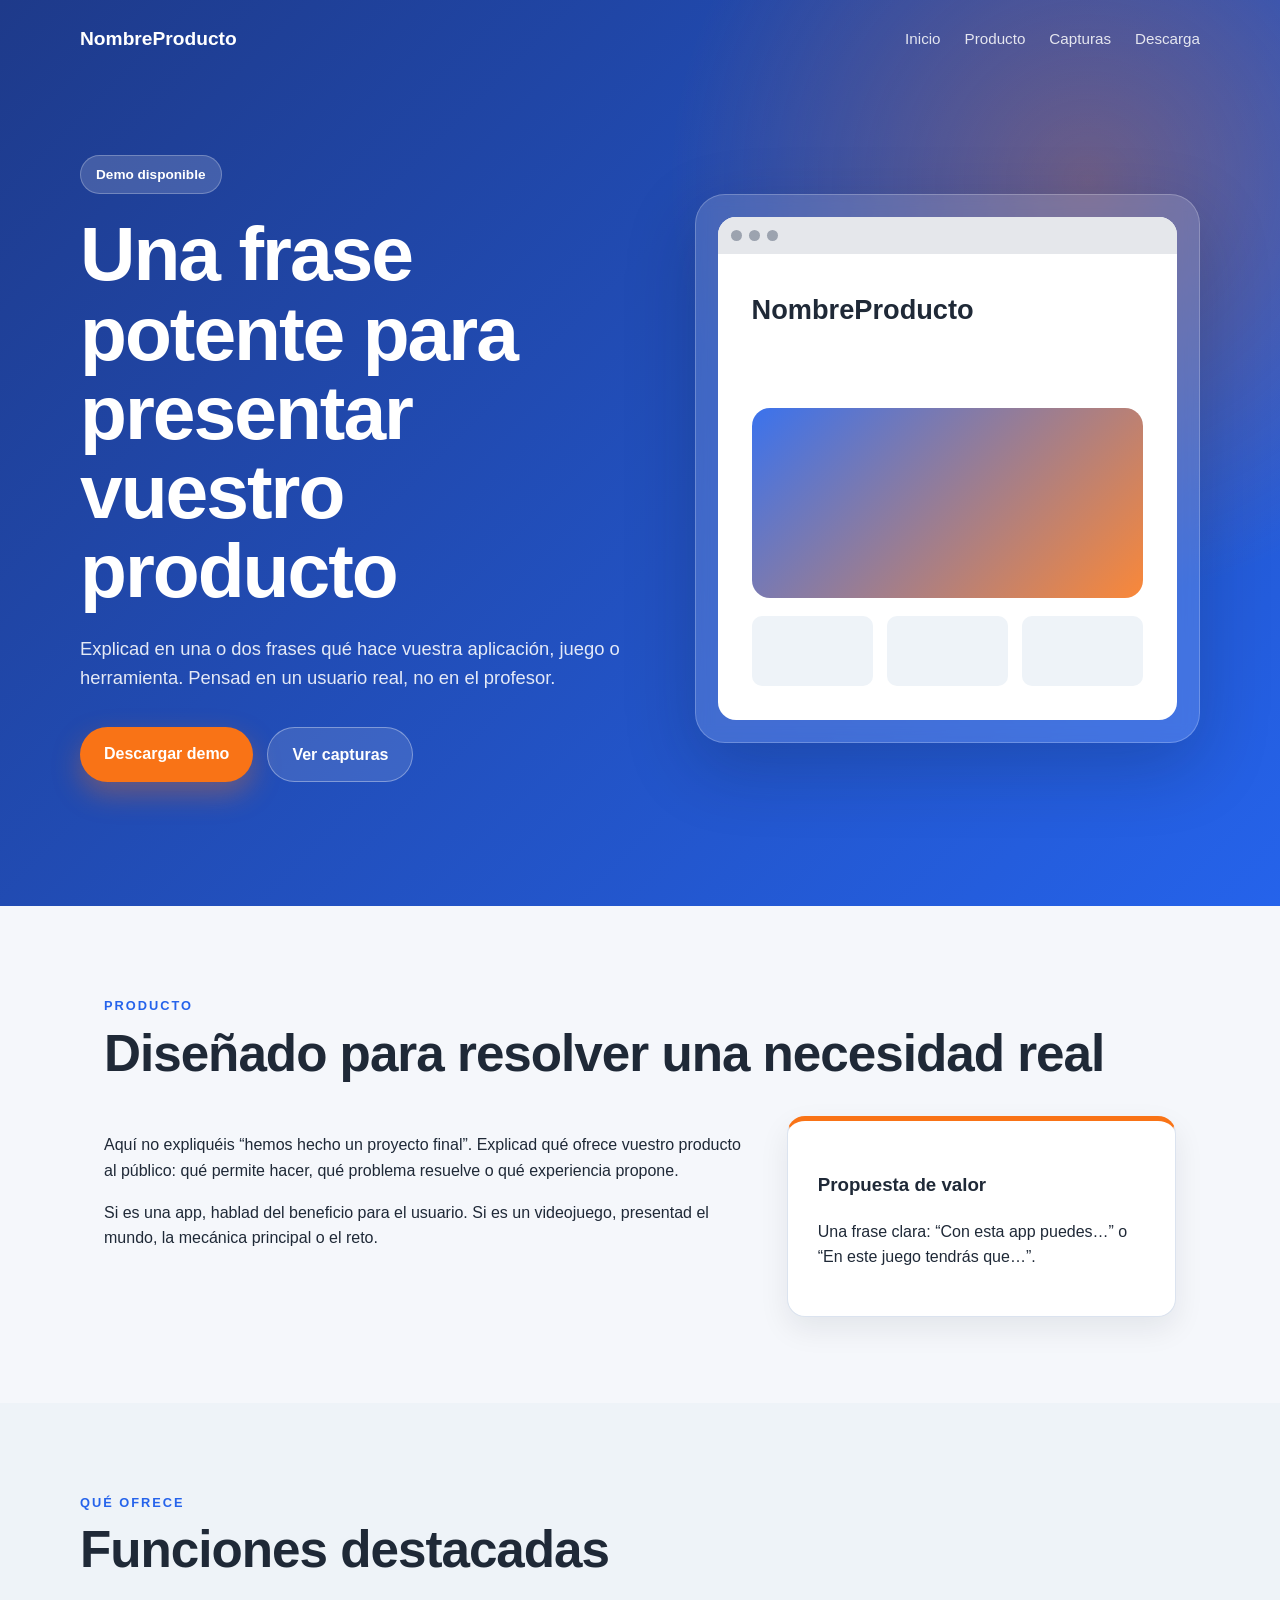
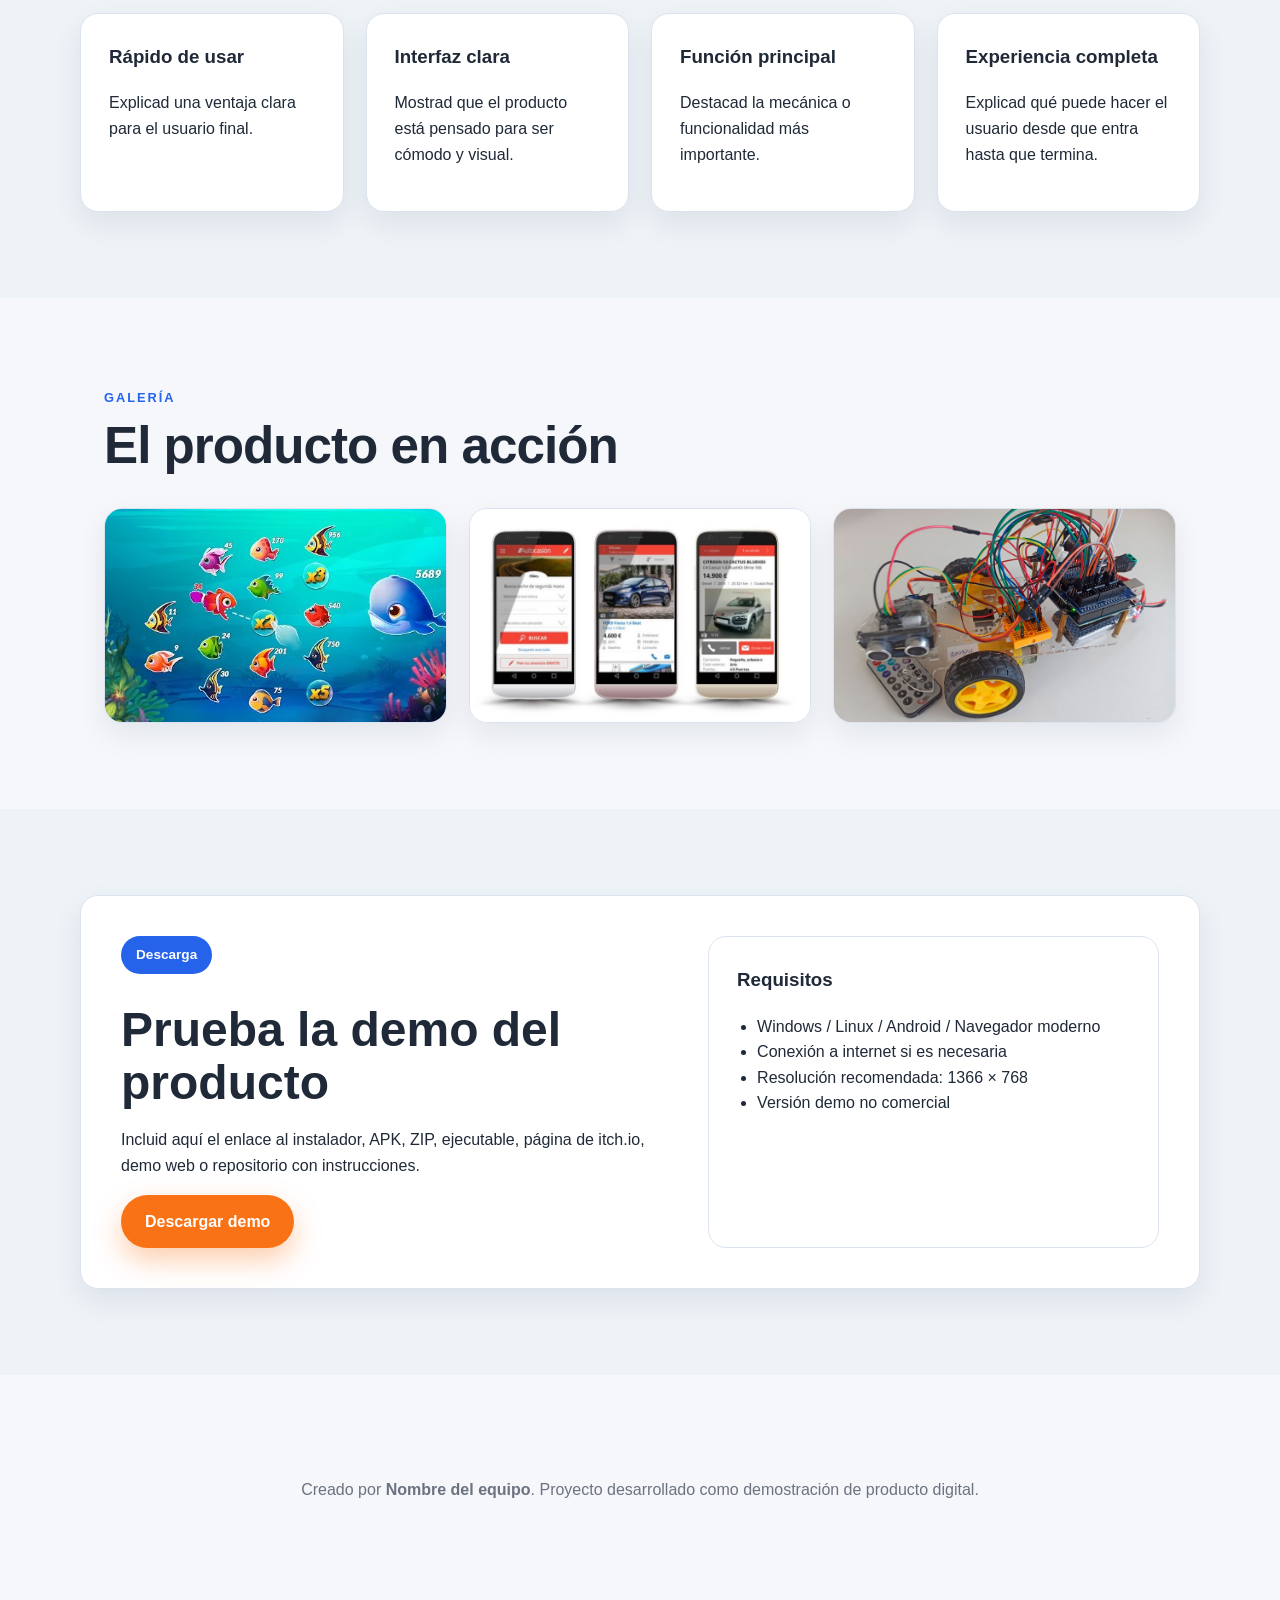
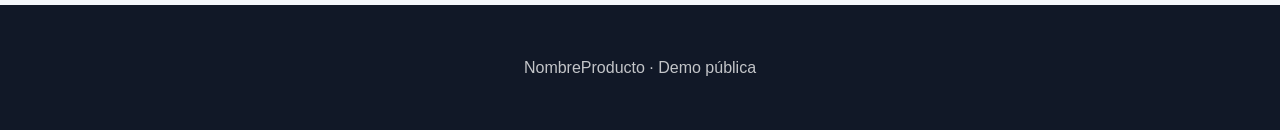
<file: demo/index.html>
<!DOCTYPE html>
<html lang="es">
<head>
    <meta charset="UTF-8">
    <meta name="viewport" content="width=device-width, initial-scale=1.0">
    <title>Nombre del Producto</title>
    <link rel="stylesheet" href="css/styles.css">
</head>
<body>

<header class="hero" id="inicio">
    <nav class="navbar">
        <div class="logo">NombreProducto</div>

        <div class="nav-links">
            <a href="#inicio">Inicio</a>
            <a href="#producto">Producto</a>
            <a href="#capturas">Capturas</a>
            <a href="#descarga">Descarga</a>
        </div>
    </nav>

    <section class="hero-content">
        <div class="hero-text">
            <span class="badge">Demo disponible</span>

            <h1>Una frase potente para presentar vuestro producto</h1>

            <p>
                Explicad en una o dos frases qué hace vuestra aplicación, juego o herramienta.
                Pensad en un usuario real, no en el profesor.
            </p>

            <div class="hero-buttons">
                <a href="demo-plantilla.zip" class="btn btn-primary">Descargar demo</a>
                <a href="#capturas" class="btn btn-secondary">Ver capturas</a>
            </div>
        </div>

        <div class="hero-preview">
            <div class="product-window">
                <div class="window-bar">
                    <span></span><span></span><span></span>
                </div>

                <div class="window-content">
                    <h3>NombreProducto</h3>
                    <p>App, videojuego o herramienta digital</p>

                    <div class="mockup-card"></div>
                    <div class="mockup-row">
                        <div></div>
                        <div></div>
                        <div></div>
                    </div>
                </div>
            </div>
        </div>
    </section>
</header>

<main>

    <section class="section" id="producto">
        <div class="section-title">
            <span>Producto</span>
            <h2>Diseñado para resolver una necesidad real</h2>
        </div>

        <div class="split">
            <div>
                <p>
                    Aquí no expliquéis “hemos hecho un proyecto final”. Explicad qué ofrece
                    vuestro producto al público: qué permite hacer, qué problema resuelve
                    o qué experiencia propone.
                </p>

                <p>
                    Si es una app, hablad del beneficio para el usuario. Si es un videojuego,
                    presentad el mundo, la mecánica principal o el reto.
                </p>
            </div>

            <div class="highlight-card">
                <h3>Propuesta de valor</h3>
                <p>
                    Una frase clara: “Con esta app puedes…” o “En este juego tendrás que…”.
                </p>
            </div>
        </div>
    </section>

    <section class="section section-alt" id="beneficios">
        <div class="section-title">
            <span>Qué ofrece</span>
            <h2>Funciones destacadas</h2>
        </div>

        <div class="features-grid">
            <article class="feature-card">
                <h3>Rápido de usar</h3>
                <p>Explicad una ventaja clara para el usuario final.</p>
            </article>

            <article class="feature-card">
                <h3>Interfaz clara</h3>
                <p>Mostrad que el producto está pensado para ser cómodo y visual.</p>
            </article>

            <article class="feature-card">
                <h3>Función principal</h3>
                <p>Destacad la mecánica o funcionalidad más importante.</p>
            </article>

            <article class="feature-card">
                <h3>Experiencia completa</h3>
                <p>Explicad qué puede hacer el usuario desde que entra hasta que termina.</p>
            </article>
        </div>
    </section>

    <section class="section" id="capturas">
        <div class="section-title">
            <span>Galería</span>
            <h2>El producto en acción</h2>
        </div>

        <div class="gallery">
            <a href="#img1">
                <img src="img/captura-1.jpg" alt="Captura 1 del producto">
            </a>
            <a href="#img2">
                <img src="img/captura-2.jpg" alt="Captura 2 del producto">
            </a>
            <a href="#img3">
                <img src="img/captura-3.jpg" alt="Captura 3 del producto">
            </a>
        </div>

        <div id="img1" class="modal">
            <a href="#capturas" class="modal-close">×</a>
            <a href="#img3" class="modal-nav prev">‹</a>
            <img src="img/captura-1.jpg" alt="Captura ampliada 1">
            <a href="#img2" class="modal-nav next">›</a>
        </div>

        <div id="img2" class="modal">
            <a href="#capturas" class="modal-close">×</a>
            <a href="#img1" class="modal-nav prev">‹</a>
            <img src="img/captura-2.jpg" alt="Captura ampliada 2">
            <a href="#img3" class="modal-nav next">›</a>
        </div>

        <div id="img3" class="modal">
            <a href="#capturas" class="modal-close">×</a>
            <a href="#img2" class="modal-nav prev">‹</a>
            <img src="img/captura-3.jpg" alt="Captura ampliada 3">
            <a href="#img1" class="modal-nav next">›</a>
        </div>
    </section>

    <section class="section section-alt" id="descarga">
        <div class="download-box">
            <div>
                <span class="badge badge-dark">Descarga</span>
                <h2>Prueba la demo del producto</h2>
                <p>
                    Incluid aquí el enlace al instalador, APK, ZIP, ejecutable, página de itch.io,
                    demo web o repositorio con instrucciones.
                </p>

                <a href="demo-plantilla.zip" class="btn btn-primary">Descargar demo</a>
            </div>

            <div class="requirements">
                <h3>Requisitos</h3>
                <ul>
                    <li>Windows / Linux / Android / Navegador moderno</li>
                    <li>Conexión a internet si es necesaria</li>
                    <li>Resolución recomendada: 1366 × 768</li>
                    <li>Versión demo no comercial</li>
                </ul>
            </div>
        </div>
    </section>

    <section class="section credits">
        <p>
            Creado por <strong>Nombre del equipo</strong>.  
            Proyecto desarrollado como demostración de producto digital.
        </p>
    </section>

</main>

<footer class="footer">
    <p>NombreProducto · Demo pública</p>
</footer>

</body>
</html>
</file>
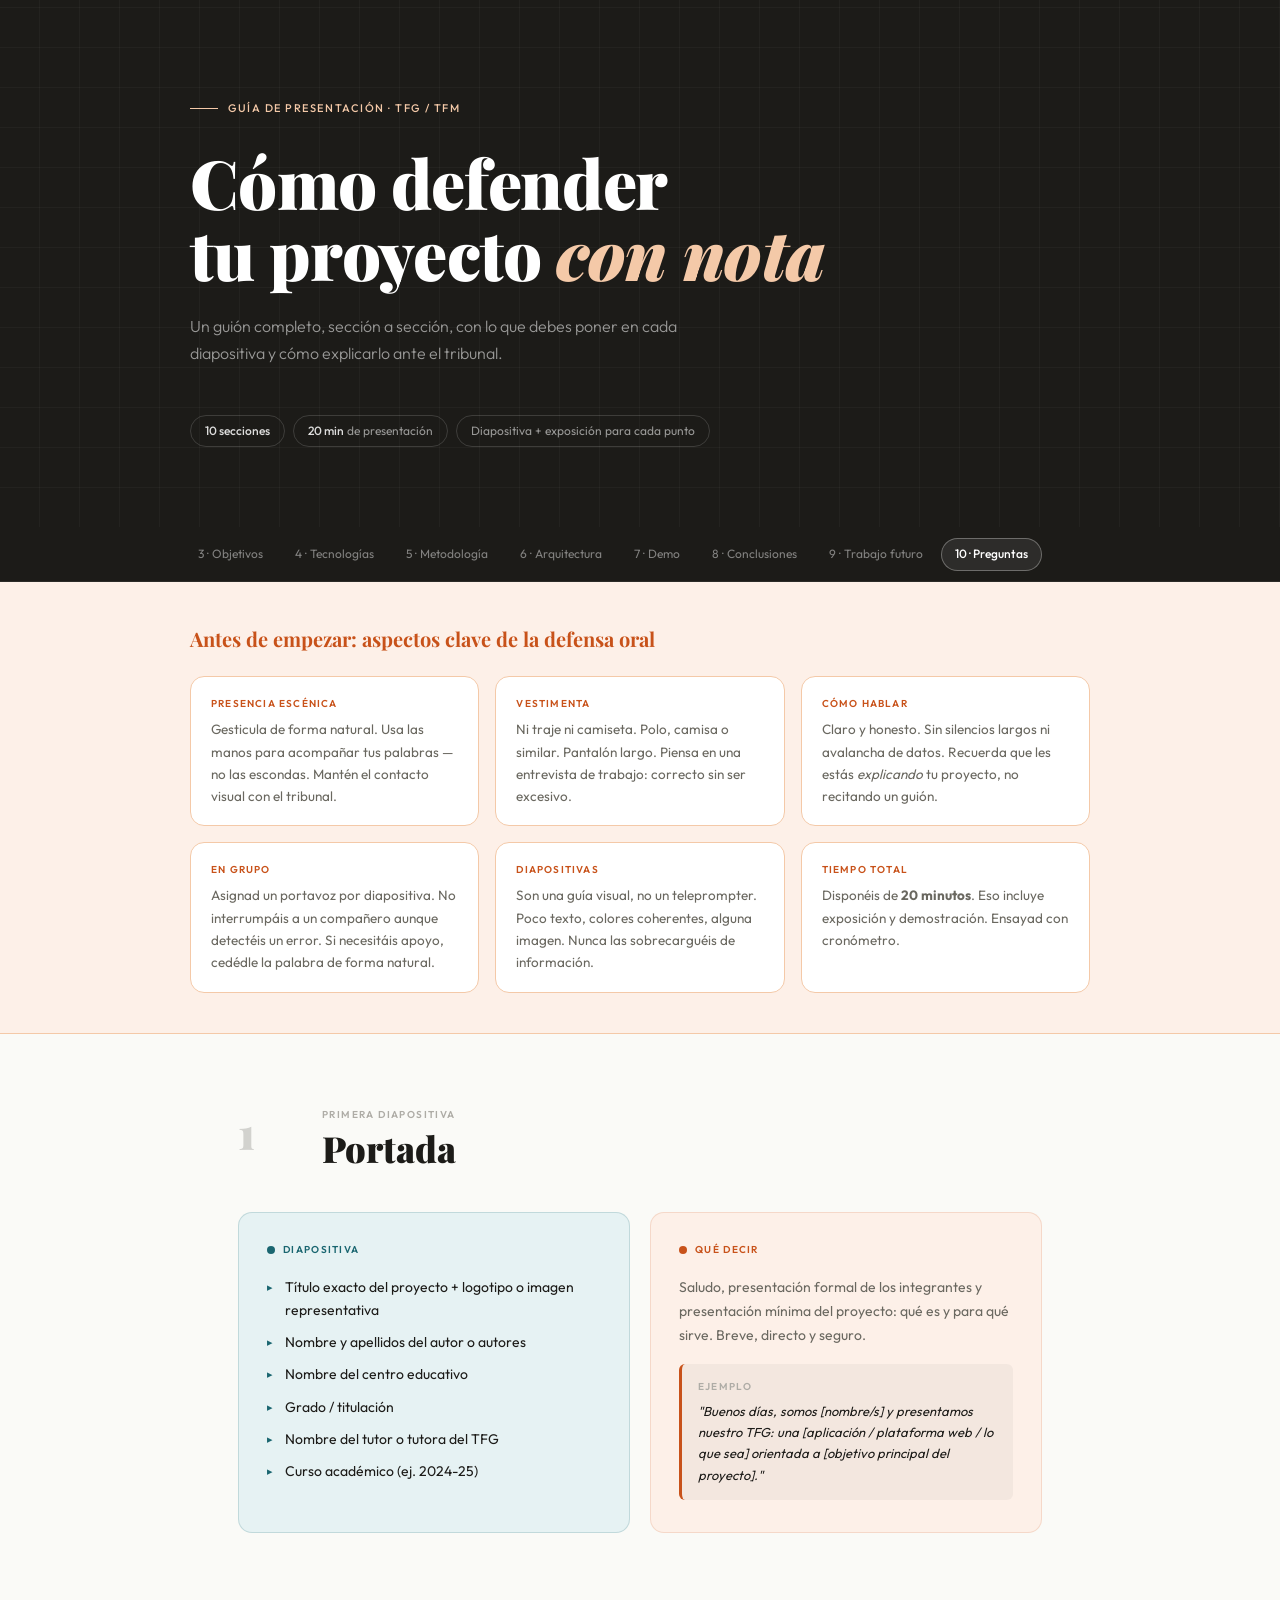
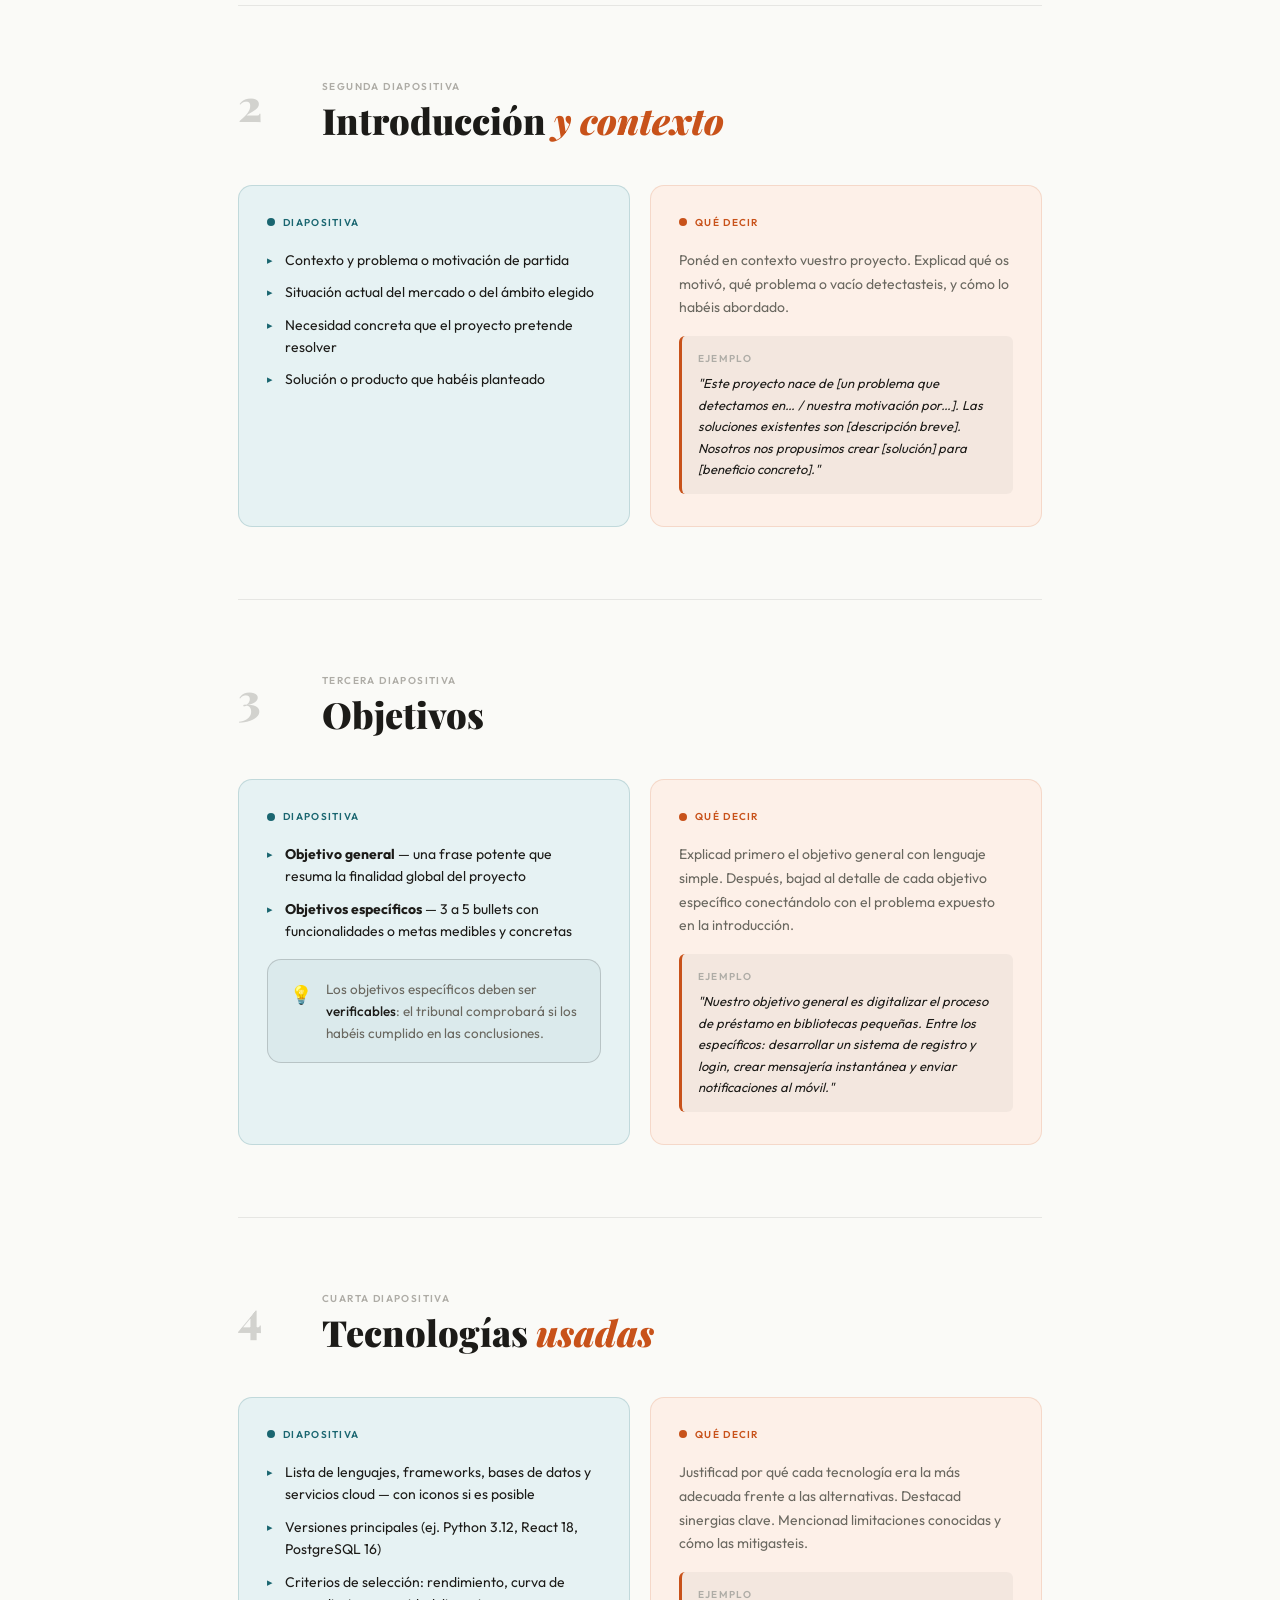
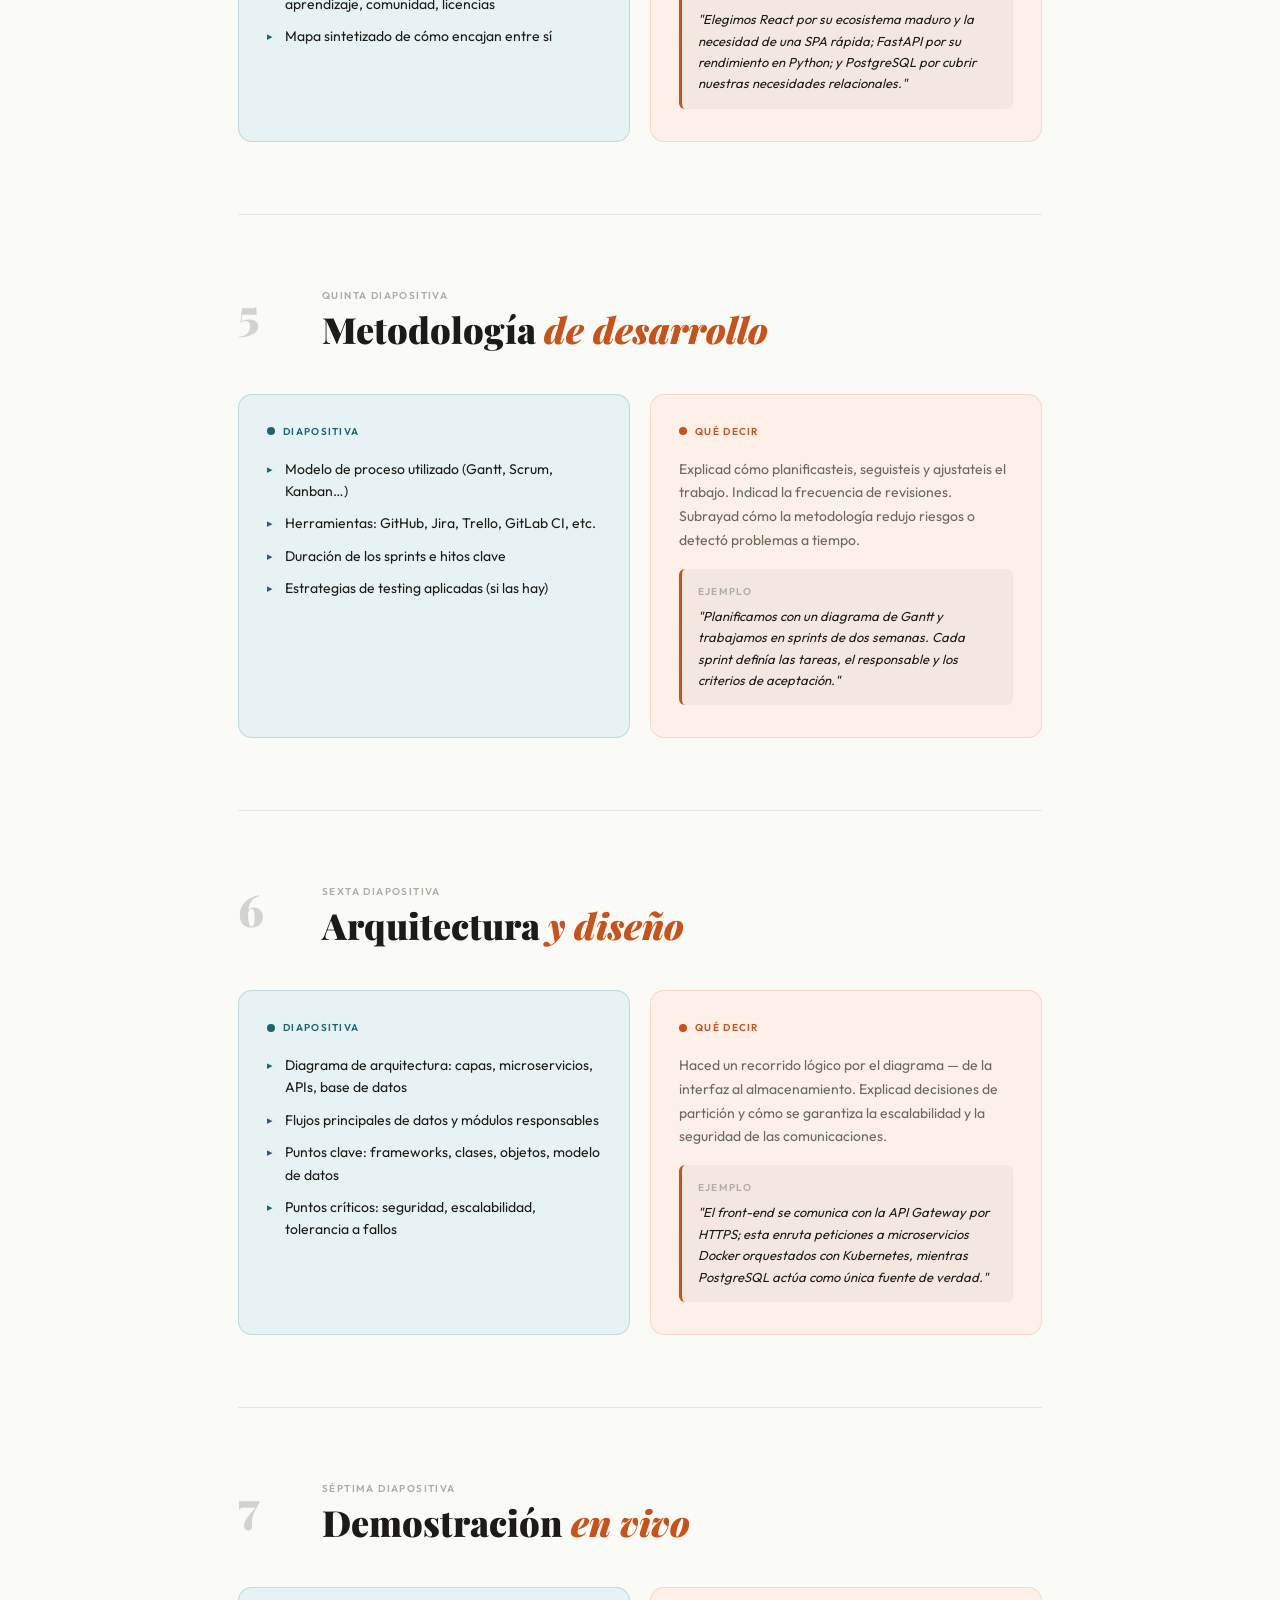
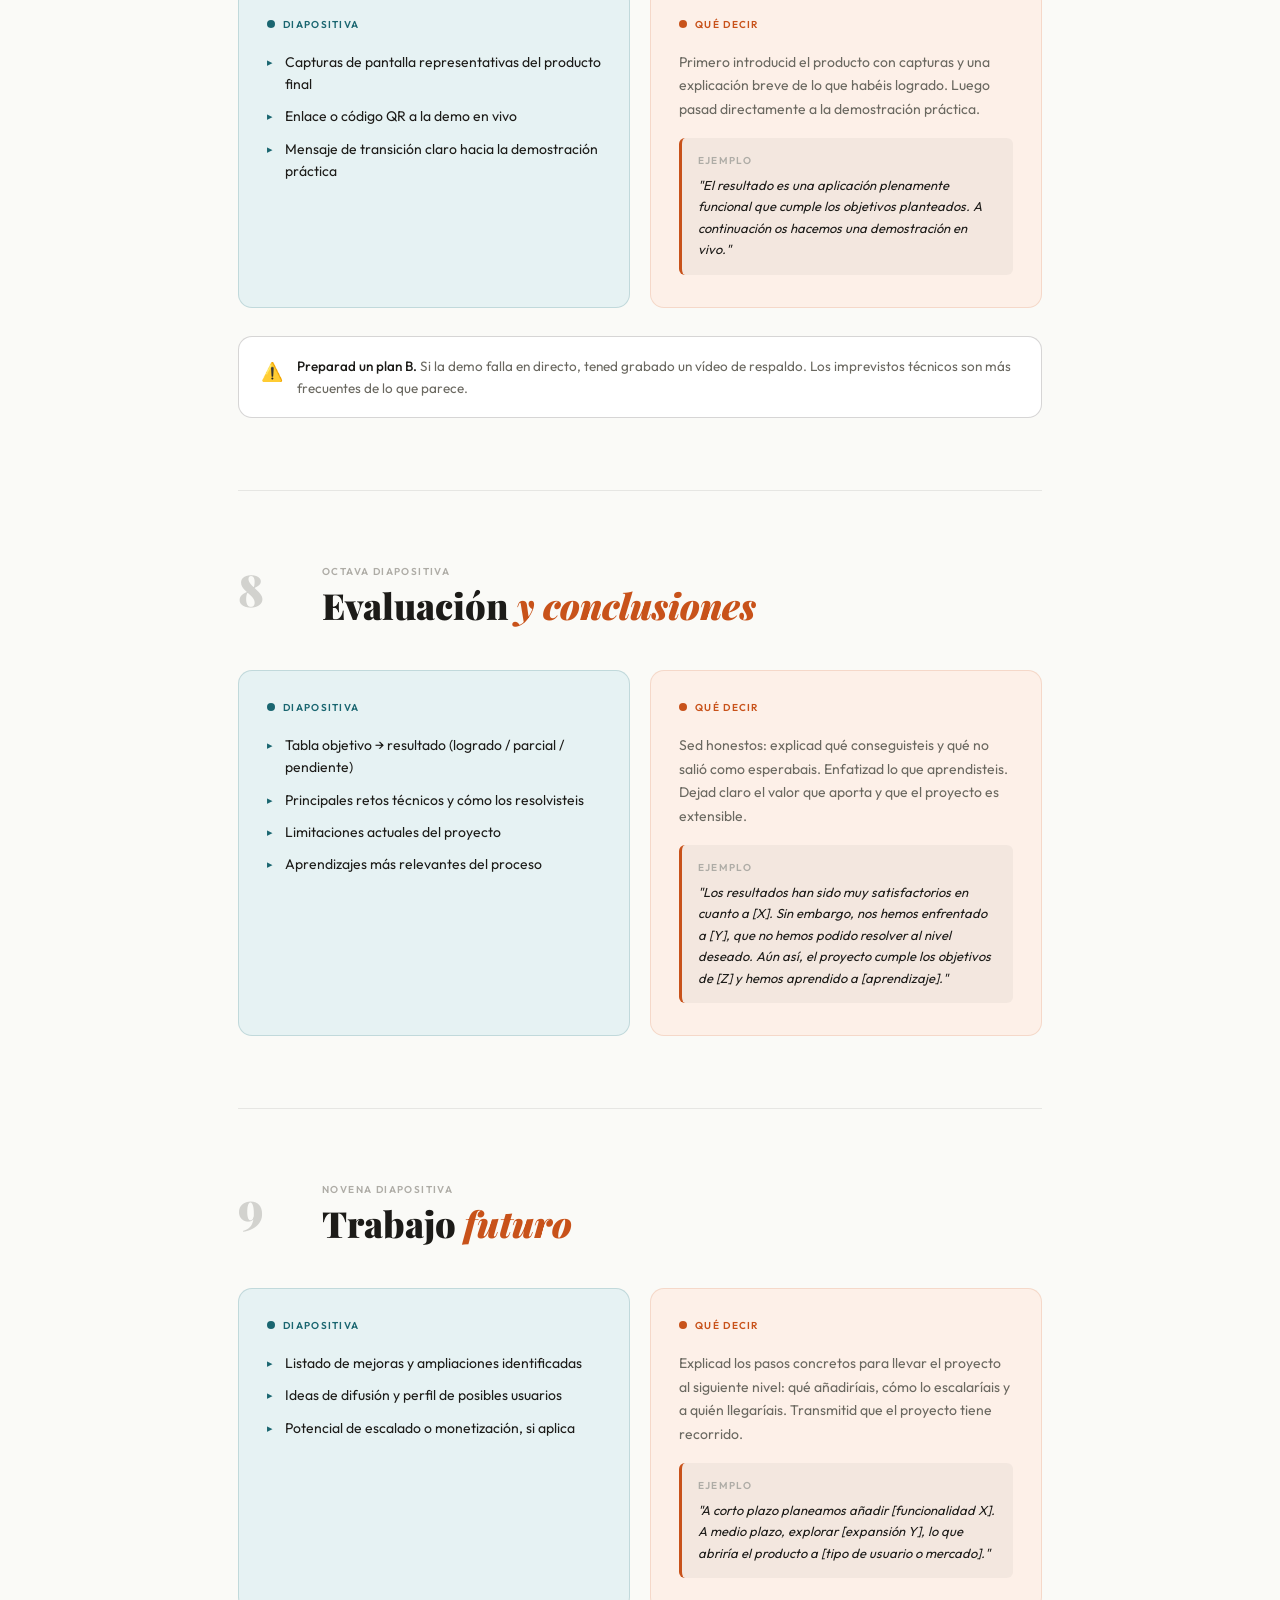
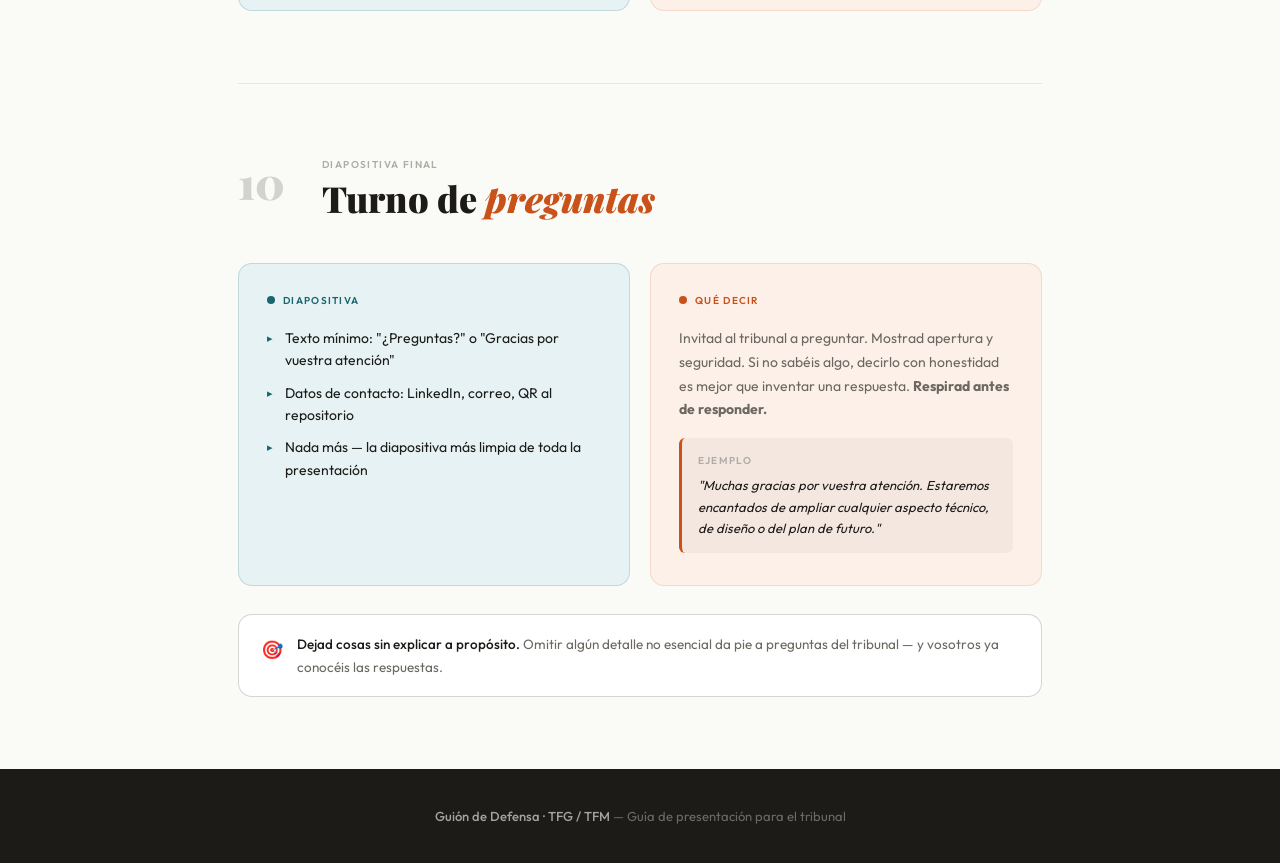
<file: materiales-de-apoyo/guion-defensa.html>
<!DOCTYPE html>
<html lang="es">
<head>
<meta charset="UTF-8">
<meta name="viewport" content="width=device-width, initial-scale=1.0">
<title>Guión de Defensa TFG</title>
<link href="https://fonts.googleapis.com/css2?family=Playfair+Display:ital,wght@0,700;0,900;1,700&family=Outfit:wght@300;400;500;600&display=swap" rel="stylesheet">
<style>
*, *::before, *::after { box-sizing: border-box; margin: 0; padding: 0; }

:root {
  --bg: #FAFAF7;
  --surface: #FFFFFF;
  --ink: #1C1B18;
  --ink-muted: #6A6860;
  --ink-faint: #AEACA6;
  --warm: #C8521A;
  --warm-light: #FDF0E8;
  --warm-mid: #F4C9A8;
  --teal: #1A6670;
  --teal-light: #E6F2F3;
  --border: rgba(28,27,24,0.09);
  --border-strong: rgba(28,27,24,0.18);
  --nav-h: 54px;
  --radius: 6px;
  --radius-lg: 14px;
}

html { scroll-behavior: smooth; }

body {
  font-family: 'Outfit', sans-serif;
  background: var(--bg);
  color: var(--ink);
  font-size: 16px;
  line-height: 1.7;
}

/* ── HERO ── */
.hero {
  background: var(--ink);
  color: #fff;
  padding: 90px 48px 80px;
  position: relative;
  overflow: hidden;
}
.hero-pattern {
  position: absolute;
  inset: 0;
  background-image: repeating-linear-gradient(
    0deg, transparent, transparent 39px, rgba(255,255,255,0.03) 39px, rgba(255,255,255,0.03) 40px
  ), repeating-linear-gradient(
    90deg, transparent, transparent 39px, rgba(255,255,255,0.03) 39px, rgba(255,255,255,0.03) 40px
  );
}
.hero-inner { position: relative; max-width: 900px; margin: 0 auto; }
.hero-eyebrow {
  display: inline-flex;
  align-items: center;
  gap: 10px;
  font-size: 11px;
  font-weight: 500;
  letter-spacing: 0.14em;
  text-transform: uppercase;
  color: var(--warm-mid);
  margin-bottom: 28px;
}
.hero-eyebrow::before {
  content: '';
  display: inline-block;
  width: 28px; height: 1px;
  background: var(--warm-mid);
}
.hero h1 {
  font-family: 'Playfair Display', serif;
  font-size: clamp(38px, 6vw, 68px);
  font-weight: 900;
  line-height: 1.05;
  letter-spacing: -0.01em;
  color: #fff;
  max-width: 700px;
  margin-bottom: 24px;
}
.hero h1 em {
  font-style: italic;
  color: var(--warm-mid);
}
.hero-desc {
  font-size: 16px;
  font-weight: 300;
  color: rgba(255,255,255,0.55);
  max-width: 520px;
  line-height: 1.7;
  margin-bottom: 48px;
}
.hero-pills {
  display: flex;
  flex-wrap: wrap;
  gap: 8px;
}
.hero-pill {
  font-size: 12px;
  font-weight: 400;
  color: rgba(255,255,255,0.55);
  border: 1px solid rgba(255,255,255,0.15);
  padding: 5px 14px;
  border-radius: 100px;
}
.hero-pill strong {
  color: rgba(255,255,255,0.85);
  font-weight: 500;
}

/* ── STICKY NAV ── */
.sticky-nav {
  position: sticky;
  top: 0;
  z-index: 100;
  background: var(--ink);
  border-bottom: 1px solid rgba(255,255,255,0.07);
}
.sticky-nav-inner {
  max-width: 900px;
  margin: 0 auto;
  padding: 0 48px;
  height: var(--nav-h);
  display: flex;
  align-items: center;
  gap: 4px;
  overflow-x: auto;
  scrollbar-width: none;
}
.sticky-nav-inner::-webkit-scrollbar { display: none; }
.sticky-nav a {
  font-size: 12px;
  font-weight: 400;
  color: rgba(255,255,255,0.45);
  text-decoration: none;
  white-space: nowrap;
  padding: 5px 13px;
  border-radius: 100px;
  border: 1px solid transparent;
  transition: color 0.2s, border-color 0.2s, background 0.2s;
  flex-shrink: 0;
}
.sticky-nav a:hover { color: rgba(255,255,255,0.8); }
.sticky-nav a.active {
  color: #fff;
  border-color: rgba(255,255,255,0.3);
  background: rgba(255,255,255,0.08);
  font-weight: 500;
}

/* ── INTRO GENERAL ── */
.intro-general {
  background: var(--warm-light);
  border-bottom: 1px solid var(--warm-mid);
  padding: 40px 48px;
}
.intro-general-inner {
  max-width: 900px;
  margin: 0 auto;
}
.intro-general h2 {
  font-family: 'Playfair Display', serif;
  font-size: 20px;
  font-weight: 700;
  color: var(--warm);
  margin-bottom: 20px;
}
.tips-grid {
  display: grid;
  grid-template-columns: repeat(auto-fit, minmax(220px, 1fr));
  gap: 16px;
}
.tip-card {
  background: #fff;
  border: 1px solid var(--warm-mid);
  border-radius: var(--radius-lg);
  padding: 18px 20px;
}
.tip-card-label {
  font-size: 10px;
  font-weight: 600;
  letter-spacing: 0.12em;
  text-transform: uppercase;
  color: var(--warm);
  margin-bottom: 6px;
}
.tip-card p {
  font-size: 13.5px;
  color: var(--ink-muted);
  line-height: 1.65;
}

/* ── LAYOUT ── */
.page {
  max-width: 900px;
  margin: 0 auto;
  padding: 0 48px;
}

/* ── SECTION ── */
.section {
  padding: 72px 0;
  border-bottom: 1px solid var(--border);
  scroll-margin-top: var(--nav-h);
}
.section:last-child { border-bottom: none; }

.section-head {
  display: grid;
  grid-template-columns: 64px 1fr;
  align-items: start;
  gap: 0 20px;
  margin-bottom: 44px;
}
.section-num {
  font-family: 'Playfair Display', serif;
  font-size: 44px;
  font-weight: 900;
  line-height: 1;
  color: var(--border-strong);
  padding-top: 4px;
}
.section-meta { }
.section-kicker {
  font-size: 10px;
  font-weight: 600;
  letter-spacing: 0.14em;
  text-transform: uppercase;
  color: var(--ink-faint);
  margin-bottom: 6px;
}
.section-title {
  font-family: 'Playfair Display', serif;
  font-size: clamp(24px, 3.5vw, 36px);
  font-weight: 900;
  line-height: 1.1;
  color: var(--ink);
}
.section-title em {
  font-style: italic;
  color: var(--warm);
}

/* ── TWO-COLUMN LAYOUT ── */
.two-col {
  display: grid;
  grid-template-columns: 1fr 1fr;
  gap: 20px;
}
@media (max-width: 700px) { .two-col { grid-template-columns: 1fr; } }

/* ── BLOCK: diapositiva / exposición ── */
.block {
  border-radius: var(--radius-lg);
  padding: 28px 28px 32px;
}
.block-slide {
  background: var(--teal-light);
  border: 1px solid rgba(26,102,112,0.18);
}
.block-talk {
  background: var(--warm-light);
  border: 1px solid rgba(200,82,26,0.15);
}
.block-label {
  display: flex;
  align-items: center;
  gap: 8px;
  font-size: 10px;
  font-weight: 600;
  letter-spacing: 0.13em;
  text-transform: uppercase;
  margin-bottom: 18px;
}
.block-label-dot {
  width: 8px; height: 8px;
  border-radius: 50%;
  flex-shrink: 0;
}
.block-slide .block-label { color: var(--teal); }
.block-slide .block-label-dot { background: var(--teal); }
.block-talk .block-label { color: var(--warm); }
.block-talk .block-label-dot { background: var(--warm); }

.block ul {
  list-style: none;
  display: flex;
  flex-direction: column;
  gap: 10px;
}
.block ul li {
  font-size: 14px;
  color: var(--ink);
  line-height: 1.6;
  padding-left: 18px;
  position: relative;
}
.block-slide ul li::before {
  content: '▸';
  position: absolute; left: 0;
  color: var(--teal);
  font-size: 11px;
  top: 3px;
}
.block-talk ul li::before {
  content: '▸';
  position: absolute; left: 0;
  color: var(--warm);
  font-size: 11px;
  top: 3px;
}
.block p {
  font-size: 14px;
  color: var(--ink-muted);
  line-height: 1.7;
  margin-bottom: 12px;
}
.block p:last-child { margin-bottom: 0; }

/* ── EXAMPLE QUOTE ── */
.example {
  margin-top: 16px;
  padding: 14px 16px;
  background: rgba(0,0,0,0.04);
  border-radius: var(--radius);
  border-left: 3px solid currentColor;
}
.block-slide .example { border-color: var(--teal); }
.block-talk .example { border-color: var(--warm); }
.example-label {
  font-size: 10px;
  font-weight: 600;
  letter-spacing: 0.12em;
  text-transform: uppercase;
  color: var(--ink-faint);
  margin-bottom: 6px;
}
.example p {
  font-size: 13px;
  color: var(--ink);
  font-style: italic;
  line-height: 1.65;
  margin-bottom: 0;
}

/* ── NOTA ESPECIAL (consejo) ── */
.nota {
  margin-top: 28px;
  padding: 18px 22px;
  background: #fff;
  border: 1px solid var(--border-strong);
  border-radius: var(--radius-lg);
  display: flex;
  gap: 14px;
  align-items: flex-start;
}
.nota-icon {
  font-size: 18px;
  flex-shrink: 0;
  margin-top: 2px;
}
.nota p {
  font-size: 13.5px;
  color: var(--ink-muted);
  line-height: 1.65;
  margin: 0;
}
.nota p strong { color: var(--ink); font-weight: 500; }

/* ── OPTIONAL BADGE ── */
.optional-badge {
  display: inline-block;
  font-size: 10px;
  font-weight: 600;
  letter-spacing: 0.1em;
  text-transform: uppercase;
  background: rgba(28,27,24,0.07);
  color: var(--ink-muted);
  padding: 3px 10px;
  border-radius: 100px;
  margin-left: 10px;
  vertical-align: middle;
}

/* ── TIME BADGE ── */
.time-bar {
  display: flex;
  align-items: center;
  gap: 12px;
  margin-bottom: 44px;
  padding: 14px 18px;
  background: var(--ink);
  border-radius: var(--radius-lg);
  color: #fff;
}
.time-bar-label {
  font-size: 11px;
  font-weight: 500;
  letter-spacing: 0.1em;
  text-transform: uppercase;
  color: rgba(255,255,255,0.4);
  white-space: nowrap;
}
.time-bar-value {
  font-family: 'Playfair Display', serif;
  font-size: 22px;
  font-weight: 700;
  color: var(--warm-mid);
  white-space: nowrap;
}
.time-bar-desc {
  font-size: 13px;
  color: rgba(255,255,255,0.5);
  line-height: 1.5;
}

/* ── FOOTER ── */
footer {
  background: var(--ink);
  color: rgba(255,255,255,0.35);
  text-align: center;
  padding: 36px 24px;
  font-size: 13px;
}
footer strong { color: rgba(255,255,255,0.6); font-weight: 500; }

@media (max-width: 600px) {
  .hero { padding: 56px 24px 60px; }
  .page { padding: 0 20px; }
  .sticky-nav-inner { padding: 0 20px; }
  .intro-general { padding: 32px 24px; }
  .section-num { font-size: 32px; }
  .section-head { grid-template-columns: 48px 1fr; }
}
</style>
</head>
<body>

<!-- HERO -->
<header class="hero">
  <div class="hero-pattern"></div>
  <div class="hero-inner">
    <div class="hero-eyebrow">Guía de presentación · TFG / TFM</div>
    <h1>Cómo defender<br>tu proyecto <em>con nota</em></h1>
    <p class="hero-desc">Un guión completo, sección a sección, con lo que debes poner en cada diapositiva y cómo explicarlo ante el tribunal.</p>
    <div class="hero-pills">
      <span class="hero-pill"><strong>10 secciones</strong></span>
      <span class="hero-pill"><strong>20 min</strong> de presentación</span>
      <span class="hero-pill">Diapositiva + exposición para cada punto</span>
    </div>
  </div>
</header>

<!-- STICKY NAV -->
<nav class="sticky-nav">
  <div class="sticky-nav-inner">
    <a href="#intro-general" data-section="intro-general">Consejos generales</a>
    <a href="#s1" data-section="s1">1 · Portada</a>
    <a href="#s2" data-section="s2">2 · Introducción</a>
    <a href="#s3" data-section="s3">3 · Objetivos</a>
    <a href="#s4" data-section="s4">4 · Tecnologías</a>
    <a href="#s5" data-section="s5">5 · Metodología</a>
    <a href="#s6" data-section="s6">6 · Arquitectura</a>
    <a href="#s7" data-section="s7">7 · Demo</a>
    <a href="#s8" data-section="s8">8 · Conclusiones</a>
    <a href="#s9" data-section="s9">9 · Trabajo futuro</a>
    <a href="#s10" data-section="s10">10 · Preguntas</a>
  </div>
</nav>

<!-- CONSEJOS GENERALES -->
<section id="intro-general" class="intro-general" style="scroll-margin-top: 54px;">
  <div class="intro-general-inner">
    <h2>Antes de empezar: aspectos clave de la defensa oral</h2>
    <div class="tips-grid">
      <div class="tip-card">
        <div class="tip-card-label">Presencia escénica</div>
        <p>Gesticula de forma natural. Usa las manos para acompañar tus palabras — no las escondas. Mantén el contacto visual con el tribunal.</p>
      </div>
      <div class="tip-card">
        <div class="tip-card-label">Vestimenta</div>
        <p>Ni traje ni camiseta. Polo, camisa o similar. Pantalón largo. Piensa en una entrevista de trabajo: correcto sin ser excesivo.</p>
      </div>
      <div class="tip-card">
        <div class="tip-card-label">Cómo hablar</div>
        <p>Claro y honesto. Sin silencios largos ni avalancha de datos. Recuerda que les estás <em>explicando</em> tu proyecto, no recitando un guión.</p>
      </div>
      <div class="tip-card">
        <div class="tip-card-label">En grupo</div>
        <p>Asignad un portavoz por diapositiva. No interrumpáis a un compañero aunque detectéis un error. Si necesitáis apoyo, cedédle la palabra de forma natural.</p>
      </div>
      <div class="tip-card">
        <div class="tip-card-label">Diapositivas</div>
        <p>Son una guía visual, no un teleprompter. Poco texto, colores coherentes, alguna imagen. Nunca las sobrecarguéis de información.</p>
      </div>
      <div class="tip-card">
        <div class="tip-card-label">Tiempo total</div>
        <p>Disponéis de <strong>20 minutos</strong>. Eso incluye exposición y demostración. Ensayad con cronómetro.</p>
      </div>
    </div>
  </div>
</section>

<main class="page">

<!-- S1: PORTADA -->
<section class="section" id="s1">
  <div class="section-head">
    <div class="section-num">1</div>
    <div class="section-meta">
      <div class="section-kicker">Primera diapositiva</div>
      <h2 class="section-title">Portada</h2>
    </div>
  </div>
  <div class="two-col">
    <div class="block block-slide">
      <div class="block-label"><span class="block-label-dot"></span>Diapositiva</div>
      <ul>
        <li>Título exacto del proyecto + logotipo o imagen representativa</li>
        <li>Nombre y apellidos del autor o autores</li>
        <li>Nombre del centro educativo</li>
        <li>Grado / titulación</li>
        <li>Nombre del tutor o tutora del TFG</li>
        <li>Curso académico (ej. 2024-25)</li>
      </ul>
    </div>
    <div class="block block-talk">
      <div class="block-label"><span class="block-label-dot"></span>Qué decir</div>
      <p>Saludo, presentación formal de los integrantes y presentación mínima del proyecto: qué es y para qué sirve. Breve, directo y seguro.</p>
      <div class="example">
        <div class="example-label">Ejemplo</div>
        <p>"Buenos días, somos [nombre/s] y presentamos nuestro TFG: una [aplicación / plataforma web / lo que sea] orientada a [objetivo principal del proyecto]."</p>
      </div>
    </div>
  </div>
</section>

<!-- S2: INTRODUCCIÓN -->
<section class="section" id="s2">
  <div class="section-head">
    <div class="section-num">2</div>
    <div class="section-meta">
      <div class="section-kicker">Segunda diapositiva</div>
      <h2 class="section-title">Introducción <em>y contexto</em></h2>
    </div>
  </div>
  <div class="two-col">
    <div class="block block-slide">
      <div class="block-label"><span class="block-label-dot"></span>Diapositiva</div>
      <ul>
        <li>Contexto y problema o motivación de partida</li>
        <li>Situación actual del mercado o del ámbito elegido</li>
        <li>Necesidad concreta que el proyecto pretende resolver</li>
        <li>Solución o producto que habéis planteado</li>
      </ul>
    </div>
    <div class="block block-talk">
      <div class="block-label"><span class="block-label-dot"></span>Qué decir</div>
      <p>Ponéd en contexto vuestro proyecto. Explicad qué os motivó, qué problema o vacío detectasteis, y cómo lo habéis abordado.</p>
      <div class="example">
        <div class="example-label">Ejemplo</div>
        <p>"Este proyecto nace de [un problema que detectamos en… / nuestra motivación por…]. Las soluciones existentes son [descripción breve]. Nosotros nos propusimos crear [solución] para [beneficio concreto]."</p>
      </div>
    </div>
  </div>
</section>

<!-- S3: OBJETIVOS -->
<section class="section" id="s3">
  <div class="section-head">
    <div class="section-num">3</div>
    <div class="section-meta">
      <div class="section-kicker">Tercera diapositiva</div>
      <h2 class="section-title">Objetivos</h2>
    </div>
  </div>
  <div class="two-col">
    <div class="block block-slide">
      <div class="block-label"><span class="block-label-dot"></span>Diapositiva</div>
      <ul>
        <li><strong>Objetivo general</strong> — una frase potente que resuma la finalidad global del proyecto</li>
        <li><strong>Objetivos específicos</strong> — 3 a 5 bullets con funcionalidades o metas medibles y concretas</li>
      </ul>
      <div class="nota" style="margin-top: 16px; background: rgba(26,102,112,0.05);">
        <span class="nota-icon">💡</span>
        <p>Los objetivos específicos deben ser <strong>verificables</strong>: el tribunal comprobará si los habéis cumplido en las conclusiones.</p>
      </div>
    </div>
    <div class="block block-talk">
      <div class="block-label"><span class="block-label-dot"></span>Qué decir</div>
      <p>Explicad primero el objetivo general con lenguaje simple. Después, bajad al detalle de cada objetivo específico conectándolo con el problema expuesto en la introducción.</p>
      <div class="example">
        <div class="example-label">Ejemplo</div>
        <p>"Nuestro objetivo general es digitalizar el proceso de préstamo en bibliotecas pequeñas. Entre los específicos: desarrollar un sistema de registro y login, crear mensajería instantánea y enviar notificaciones al móvil."</p>
      </div>
    </div>
  </div>
</section>

<!-- S4: TECNOLOGÍAS -->
<section class="section" id="s4">
  <div class="section-head">
    <div class="section-num">4</div>
    <div class="section-meta">
      <div class="section-kicker">Cuarta diapositiva</div>
      <h2 class="section-title">Tecnologías <em>usadas</em></h2>
    </div>
  </div>
  <div class="two-col">
    <div class="block block-slide">
      <div class="block-label"><span class="block-label-dot"></span>Diapositiva</div>
      <ul>
        <li>Lista de lenguajes, frameworks, bases de datos y servicios cloud — con iconos si es posible</li>
        <li>Versiones principales (ej. Python 3.12, React 18, PostgreSQL 16)</li>
        <li>Criterios de selección: rendimiento, curva de aprendizaje, comunidad, licencias</li>
        <li>Mapa sintetizado de cómo encajan entre sí</li>
      </ul>
    </div>
    <div class="block block-talk">
      <div class="block-label"><span class="block-label-dot"></span>Qué decir</div>
      <p>Justificad por qué cada tecnología era la más adecuada frente a las alternativas. Destacad sinergias clave. Mencionad limitaciones conocidas y cómo las mitigasteis.</p>
      <div class="example">
        <div class="example-label">Ejemplo</div>
        <p>"Elegimos React por su ecosistema maduro y la necesidad de una SPA rápida; FastAPI por su rendimiento en Python; y PostgreSQL por cubrir nuestras necesidades relacionales."</p>
      </div>
    </div>
  </div>
</section>

<!-- S5: METODOLOGÍA -->
<section class="section" id="s5">
  <div class="section-head">
    <div class="section-num">5</div>
    <div class="section-meta">
      <div class="section-kicker">Quinta diapositiva</div>
      <h2 class="section-title">Metodología <em>de desarrollo</em></h2>
    </div>
  </div>
  <div class="two-col">
    <div class="block block-slide">
      <div class="block-label"><span class="block-label-dot"></span>Diapositiva</div>
      <ul>
        <li>Modelo de proceso utilizado (Gantt, Scrum, Kanban…)</li>
        <li>Herramientas: GitHub, Jira, Trello, GitLab CI, etc.</li>
        <li>Duración de los sprints e hitos clave</li>
        <li>Estrategias de testing aplicadas (si las hay)</li>
      </ul>
    </div>
    <div class="block block-talk">
      <div class="block-label"><span class="block-label-dot"></span>Qué decir</div>
      <p>Explicad cómo planificasteis, seguisteis y ajustateis el trabajo. Indicad la frecuencia de revisiones. Subrayad cómo la metodología redujo riesgos o detectó problemas a tiempo.</p>
      <div class="example">
        <div class="example-label">Ejemplo</div>
        <p>"Planificamos con un diagrama de Gantt y trabajamos en sprints de dos semanas. Cada sprint definía las tareas, el responsable y los criterios de aceptación."</p>
      </div>
    </div>
  </div>
</section>

<!-- S6: ARQUITECTURA -->
<section class="section" id="s6">
  <div class="section-head">
    <div class="section-num">6</div>
    <div class="section-meta">
      <div class="section-kicker">Sexta diapositiva</div>
      <h2 class="section-title">Arquitectura <em>y diseño</em></h2>
    </div>
  </div>
  <div class="two-col">
    <div class="block block-slide">
      <div class="block-label"><span class="block-label-dot"></span>Diapositiva</div>
      <ul>
        <li>Diagrama de arquitectura: capas, microservicios, APIs, base de datos</li>
        <li>Flujos principales de datos y módulos responsables</li>
        <li>Puntos clave: frameworks, clases, objetos, modelo de datos</li>
        <li>Puntos críticos: seguridad, escalabilidad, tolerancia a fallos</li>
      </ul>
    </div>
    <div class="block block-talk">
      <div class="block-label"><span class="block-label-dot"></span>Qué decir</div>
      <p>Haced un recorrido lógico por el diagrama — de la interfaz al almacenamiento. Explicad decisiones de partición y cómo se garantiza la escalabilidad y la seguridad de las comunicaciones.</p>
      <div class="example">
        <div class="example-label">Ejemplo</div>
        <p>"El front-end se comunica con la API Gateway por HTTPS; esta enruta peticiones a microservicios Docker orquestados con Kubernetes, mientras PostgreSQL actúa como única fuente de verdad."</p>
      </div>
    </div>
  </div>
</section>

<!-- S7: DEMO -->
<section class="section" id="s7">
  <div class="section-head">
    <div class="section-num">7</div>
    <div class="section-meta">
      <div class="section-kicker">Séptima diapositiva</div>
      <h2 class="section-title">Demostración <em>en vivo</em></h2>
    </div>
  </div>
  <div class="two-col">
    <div class="block block-slide">
      <div class="block-label"><span class="block-label-dot"></span>Diapositiva</div>
      <ul>
        <li>Capturas de pantalla representativas del producto final</li>
        <li>Enlace o código QR a la demo en vivo</li>
        <li>Mensaje de transición claro hacia la demostración práctica</li>
      </ul>
    </div>
    <div class="block block-talk">
      <div class="block-label"><span class="block-label-dot"></span>Qué decir</div>
      <p>Primero introducid el producto con capturas y una explicación breve de lo que habéis logrado. Luego pasad directamente a la demostración práctica.</p>
      <div class="example">
        <div class="example-label">Ejemplo</div>
        <p>"El resultado es una aplicación plenamente funcional que cumple los objetivos planteados. A continuación os hacemos una demostración en vivo."</p>
      </div>
    </div>
  </div>
  <div class="nota">
    <span class="nota-icon">⚠️</span>
    <p><strong>Preparad un plan B.</strong> Si la demo falla en directo, tened grabado un vídeo de respaldo. Los imprevistos técnicos son más frecuentes de lo que parece.</p>
  </div>
</section>

<!-- S8: CONCLUSIONES -->
<section class="section" id="s8">
  <div class="section-head">
    <div class="section-num">8</div>
    <div class="section-meta">
      <div class="section-kicker">Octava diapositiva</div>
      <h2 class="section-title">Evaluación <em>y conclusiones</em></h2>
    </div>
  </div>
  <div class="two-col">
    <div class="block block-slide">
      <div class="block-label"><span class="block-label-dot"></span>Diapositiva</div>
      <ul>
        <li>Tabla objetivo → resultado (logrado / parcial / pendiente)</li>
        <li>Principales retos técnicos y cómo los resolvisteis</li>
        <li>Limitaciones actuales del proyecto</li>
        <li>Aprendizajes más relevantes del proceso</li>
      </ul>
    </div>
    <div class="block block-talk">
      <div class="block-label"><span class="block-label-dot"></span>Qué decir</div>
      <p>Sed honestos: explicad qué conseguisteis y qué no salió como esperabais. Enfatizad lo que aprendisteis. Dejad claro el valor que aporta y que el proyecto es extensible.</p>
      <div class="example">
        <div class="example-label">Ejemplo</div>
        <p>"Los resultados han sido muy satisfactorios en cuanto a [X]. Sin embargo, nos hemos enfrentado a [Y], que no hemos podido resolver al nivel deseado. Aún así, el proyecto cumple los objetivos de [Z] y hemos aprendido a [aprendizaje]."</p>
      </div>
    </div>
  </div>
</section>

<!-- S9: TRABAJO FUTURO -->
<section class="section" id="s9">
  <div class="section-head">
    <div class="section-num">9</div>
    <div class="section-meta">
      <div class="section-kicker">Novena diapositiva</div>
      <h2 class="section-title">Trabajo <em>futuro</em></h2>
    </div>
  </div>
  <div class="two-col">
    <div class="block block-slide">
      <div class="block-label"><span class="block-label-dot"></span>Diapositiva</div>
      <ul>
        <li>Listado de mejoras y ampliaciones identificadas</li>
        <li>Ideas de difusión y perfil de posibles usuarios</li>
        <li>Potencial de escalado o monetización, si aplica</li>
      </ul>
    </div>
    <div class="block block-talk">
      <div class="block-label"><span class="block-label-dot"></span>Qué decir</div>
      <p>Explicad los pasos concretos para llevar el proyecto al siguiente nivel: qué añadiríais, cómo lo escalaríais y a quién llegaríais. Transmitid que el proyecto tiene recorrido.</p>
      <div class="example">
        <div class="example-label">Ejemplo</div>
        <p>"A corto plazo planeamos añadir [funcionalidad X]. A medio plazo, explorar [expansión Y], lo que abriría el producto a [tipo de usuario o mercado]."</p>
      </div>
    </div>
  </div>
</section>

<!-- S10: PREGUNTAS -->
<section class="section" id="s10">
  <div class="section-head">
    <div class="section-num">10</div>
    <div class="section-meta">
      <div class="section-kicker">Diapositiva final</div>
      <h2 class="section-title">Turno de <em>preguntas</em></h2>
    </div>
  </div>
  <div class="two-col">
    <div class="block block-slide">
      <div class="block-label"><span class="block-label-dot"></span>Diapositiva</div>
      <ul>
        <li>Texto mínimo: "¿Preguntas?" o "Gracias por vuestra atención"</li>
        <li>Datos de contacto: LinkedIn, correo, QR al repositorio</li>
        <li>Nada más — la diapositiva más limpia de toda la presentación</li>
      </ul>
    </div>
    <div class="block block-talk">
      <div class="block-label"><span class="block-label-dot"></span>Qué decir</div>
      <p>Invitad al tribunal a preguntar. Mostrad apertura y seguridad. Si no sabéis algo, decirlo con honestidad es mejor que inventar una respuesta. <strong>Respirad antes de responder.</strong></p>
      <div class="example">
        <div class="example-label">Ejemplo</div>
        <p>"Muchas gracias por vuestra atención. Estaremos encantados de ampliar cualquier aspecto técnico, de diseño o del plan de futuro."</p>
      </div>
    </div>
  </div>
  <div class="nota">
    <span class="nota-icon">🎯</span>
    <p><strong>Dejad cosas sin explicar a propósito.</strong> Omitir algún detalle no esencial da pie a preguntas del tribunal — y vosotros ya conocéis las respuestas.</p>
  </div>
</section>

</main>

<footer>
  <strong>Guión de Defensa · TFG / TFM</strong> — Guía de presentación para el tribunal
</footer>

<script>
(function() {
  var ids = ['intro-general','s1','s2','s3','s4','s5','s6','s7','s8','s9','s10'];
  var links = {};
  ids.forEach(function(id) {
    links[id] = document.querySelector('.sticky-nav a[data-section="' + id + '"]');
  });

  var navInner = document.querySelector('.sticky-nav-inner');

  function scrollNavToActive(link) {
    if (!link || !navInner) return;
    var navRect = navInner.getBoundingClientRect();
    var linkRect = link.getBoundingClientRect();
    var offset = linkRect.left - navRect.left - navRect.width / 2 + linkRect.width / 2;
    navInner.scrollTo({ left: navInner.scrollLeft + offset, behavior: 'smooth' });
  }

  function setActive(id) {
    ids.forEach(function(sid) {
      var l = links[sid];
      if (!l) return;
      l.classList.toggle('active', sid === id);
    });
    scrollNavToActive(links[id]);
  }

  var observer = new IntersectionObserver(function(entries) {
    entries.forEach(function(e) {
      if (e.isIntersecting) setActive(e.target.id);
    });
  }, { rootMargin: '-8% 0px -78% 0px', threshold: 0 });

  ids.forEach(function(id) {
    var el = document.getElementById(id);
    if (el) observer.observe(el);
  });

  document.querySelectorAll('.sticky-nav a').forEach(function(a) {
    a.addEventListener('click', function(e) {
      e.preventDefault();
      var el = document.getElementById(this.dataset.section);
      if (el) {
        var top = el.getBoundingClientRect().top + window.scrollY - 58;
        window.scrollTo({ top: top, behavior: 'smooth' });
      }
    });
  });
})();
</script>
</body>
</html>
</file>
<file: demo/css/styles.css>
:root {
    --color-primary: #2563eb;
    --color-primary-dark: #1e3a8a;
    --color-secondary: #f97316;

    --color-bg: #f5f7fb;
    --color-bg-alt: #eef3f8;
    --color-text: #1f2937;
    --color-muted: #6b7280;
    --color-white: #ffffff;
    --color-border: #dbe3ef;

    --radius-sm: 10px;
    --radius-md: 18px;
    --radius-lg: 30px;

    --shadow-soft: 0 12px 30px rgba(15, 23, 42, 0.08);
    --shadow-strong: 0 24px 70px rgba(15, 23, 42, 0.22);

    --max-width: 1120px;
}

* {
    box-sizing: border-box;
}

html {
    scroll-behavior: smooth;
}

body {
    margin: 0;
    font-family: Arial, Helvetica, sans-serif;
    background: var(--color-bg);
    color: var(--color-text);
    line-height: 1.6;
}

a {
    color: inherit;
    text-decoration: none;
}

.hero {
    min-height: 100vh;
    padding: 24px;
    color: var(--color-white);
    background:
        radial-gradient(circle at 85% 20%, rgba(249, 115, 22, 0.35), transparent 32%),
        linear-gradient(135deg, var(--color-primary-dark), var(--color-primary));
}

.navbar {
    max-width: var(--max-width);
    margin: 0 auto;
    display: flex;
    justify-content: space-between;
    align-items: center;
}

.logo {
    font-size: 1.2rem;
    font-weight: 900;
}

.nav-links {
    display: flex;
    gap: 24px;
    font-size: 0.95rem;
}

.nav-links a {
    opacity: 0.85;
}

.nav-links a:hover {
    opacity: 1;
}

.hero-content {
    max-width: var(--max-width);
    margin: 0 auto;
    padding: 100px 0;
    display: grid;
    grid-template-columns: 1.05fr 0.95fr;
    gap: 56px;
    align-items: center;
}

.badge {
    display: inline-block;
    padding: 8px 15px;
    border-radius: 999px;
    background: rgba(255,255,255,0.16);
    border: 1px solid rgba(255,255,255,0.25);
    font-size: 0.85rem;
    font-weight: 700;
    margin-bottom: 20px;
}

.badge-dark {
    background: var(--color-primary);
    color: white;
    border: none;
}

.hero h1 {
    font-size: clamp(2.6rem, 6vw, 5rem);
    line-height: 1.03;
    letter-spacing: -2px;
    margin: 0 0 24px;
}

.hero p {
    max-width: 620px;
    font-size: 1.15rem;
    color: rgba(255,255,255,0.88);
}

.hero-buttons {
    display: flex;
    gap: 14px;
    flex-wrap: wrap;
    margin-top: 34px;
}

.btn {
    display: inline-block;
    padding: 14px 24px;
    border-radius: 999px;
    font-weight: 800;
    transition: transform 0.2s ease, box-shadow 0.2s ease;
}

.btn:hover {
    transform: translateY(-3px);
}

.btn-primary {
    background: var(--color-secondary);
    color: white;
    box-shadow: 0 12px 28px rgba(249, 115, 22, 0.35);
}

.btn-secondary {
    background: rgba(255,255,255,0.12);
    border: 1px solid rgba(255,255,255,0.35);
    color: white;
}

.hero-preview {
    padding: 22px;
    border-radius: var(--radius-lg);
    background: rgba(255,255,255,0.14);
    border: 1px solid rgba(255,255,255,0.22);
    box-shadow: var(--shadow-strong);
    backdrop-filter: blur(8px);
}

.product-window {
    overflow: hidden;
    border-radius: var(--radius-md);
    background: white;
    color: var(--color-text);
}

.window-bar {
    display: flex;
    gap: 7px;
    padding: 13px;
    background: #e5e7eb;
}

.window-bar span {
    width: 11px;
    height: 11px;
    border-radius: 50%;
    background: #9ca3af;
}

.window-content {
    padding: 34px;
}

.window-content h3 {
    margin: 0 0 5px;
    font-size: 1.7rem;
}

.mockup-card {
    height: 190px;
    margin-top: 28px;
    border-radius: var(--radius-md);
    background:
        linear-gradient(135deg, rgba(37,99,235,0.9), rgba(249,115,22,0.85));
}

.mockup-row {
    display: grid;
    grid-template-columns: repeat(3, 1fr);
    gap: 14px;
    margin-top: 18px;
}

.mockup-row div {
    height: 70px;
    border-radius: var(--radius-sm);
    background: var(--color-bg-alt);
}

.section {
    max-width: var(--max-width);
    margin: 0 auto;
    padding: 86px 24px;
}

.section-alt {
    max-width: none;
    background: var(--color-bg-alt);
}

.section-alt > * {
    max-width: var(--max-width);
    margin-left: auto;
    margin-right: auto;
}

.section-title {
    margin-bottom: 34px;
}

.section-title span {
    color: var(--color-primary);
    font-weight: 900;
    text-transform: uppercase;
    letter-spacing: 2px;
    font-size: 0.8rem;
}

.section-title h2 {
    margin: 8px 0 0;
    font-size: clamp(2rem, 4vw, 3.2rem);
    line-height: 1.1;
    letter-spacing: -1px;
}

.split {
    display: grid;
    grid-template-columns: 1.25fr 0.75fr;
    gap: 34px;
    align-items: start;
}

.highlight-card,
.feature-card,
.download-box,
.requirements {
    background: var(--color-white);
    border: 1px solid var(--color-border);
    border-radius: var(--radius-md);
    box-shadow: var(--shadow-soft);
}

.highlight-card {
    padding: 30px;
    border-top: 5px solid var(--color-secondary);
}

.features-grid {
    display: grid;
    grid-template-columns: repeat(4, 1fr);
    gap: 22px;
}

.feature-card {
    padding: 28px;
    transition: transform 0.2s ease, box-shadow 0.2s ease;
}

.feature-card:hover {
    transform: translateY(-5px);
    box-shadow: var(--shadow-strong);
}

.feature-card h3 {
    margin-top: 0;
}

.gallery {
    display: grid;
    grid-template-columns: repeat(3, 1fr);
    gap: 22px;
}

.gallery a {
    display: block;
    position: relative;
    overflow: hidden;
    border-radius: var(--radius-md);
    box-shadow: var(--shadow-soft);
    border: 1px solid var(--color-border);
    background: white;
}

.gallery a::after {
    content: "Ampliar";
    position: absolute;
    right: 14px;
    bottom: 14px;
    padding: 7px 13px;
    border-radius: 999px;
    background: rgba(17, 24, 39, 0.78);
    color: white;
    font-size: 0.8rem;
    font-weight: 700;
    opacity: 0;
    transition: opacity 0.2s ease;
}

.gallery a:hover::after {
    opacity: 1;
}

.gallery img {
    width: 100%;
    aspect-ratio: 16 / 10;
    object-fit: cover;
    display: block;
    transition: transform 0.25s ease;
}

.gallery a:hover img {
    transform: scale(1.04);
}

.modal {
    position: fixed;
    inset: 0;
    z-index: 999;
    display: none;
    align-items: center;
    justify-content: center;
    padding: 72px 92px;
    background: rgba(15, 23, 42, 0.93);
}

.modal:target {
    display: flex;
}

.modal img {
    max-width: 100%;
    max-height: 82vh;
    border-radius: var(--radius-md);
    box-shadow: var(--shadow-strong);
    background: white;
}

.modal-close {
    position: fixed;
    top: 24px;
    right: 34px;
    color: white;
    font-size: 3.2rem;
    line-height: 1;
    opacity: 0.85;
}

.modal-close:hover {
    opacity: 1;
}

.modal-nav {
    position: fixed;
    top: 50%;
    transform: translateY(-50%);
    color: white;
    font-size: 5.2rem;
    line-height: 1;
    padding: 20px;
    opacity: 0.75;
}

.modal-nav:hover {
    opacity: 1;
}

.modal-nav.prev {
    left: 24px;
}

.modal-nav.next {
    right: 24px;
}

.download-box {
    display: grid;
    grid-template-columns: 1.1fr 0.9fr;
    gap: 36px;
    padding: 40px;
}

.download-box h2 {
    font-size: clamp(2rem, 4vw, 3rem);
    line-height: 1.1;
    margin: 10px 0 18px;
}

.requirements {
    padding: 28px;
    box-shadow: none;
}

.requirements h3 {
    margin-top: 0;
}

.requirements ul {
    margin-bottom: 0;
    padding-left: 20px;
}

.credits {
    text-align: center;
    color: var(--color-muted);
}

.footer {
    text-align: center;
    padding: 34px 20px;
    background: #111827;
    color: rgba(255,255,255,0.75);
}

@media (max-width: 900px) {
    .hero-content,
    .split,
    .download-box {
        grid-template-columns: 1fr;
    }

    .features-grid {
        grid-template-columns: repeat(2, 1fr);
    }

    .gallery {
        grid-template-columns: 1fr;
    }

    .nav-links {
        display: none;
    }
}

@media (max-width: 600px) {
    .hero {
        min-height: auto;
    }

    .hero-content {
        padding: 70px 0;
    }

    .features-grid {
        grid-template-columns: 1fr;
    }

    .section {
        padding: 64px 20px;
    }

    .modal {
        padding: 72px 20px;
    }

    .modal-nav {
        font-size: 3.4rem;
    }

    .modal-nav.prev {
        left: 0;
    }

    .modal-nav.next {
        right: 0;
    }
}
</file>
